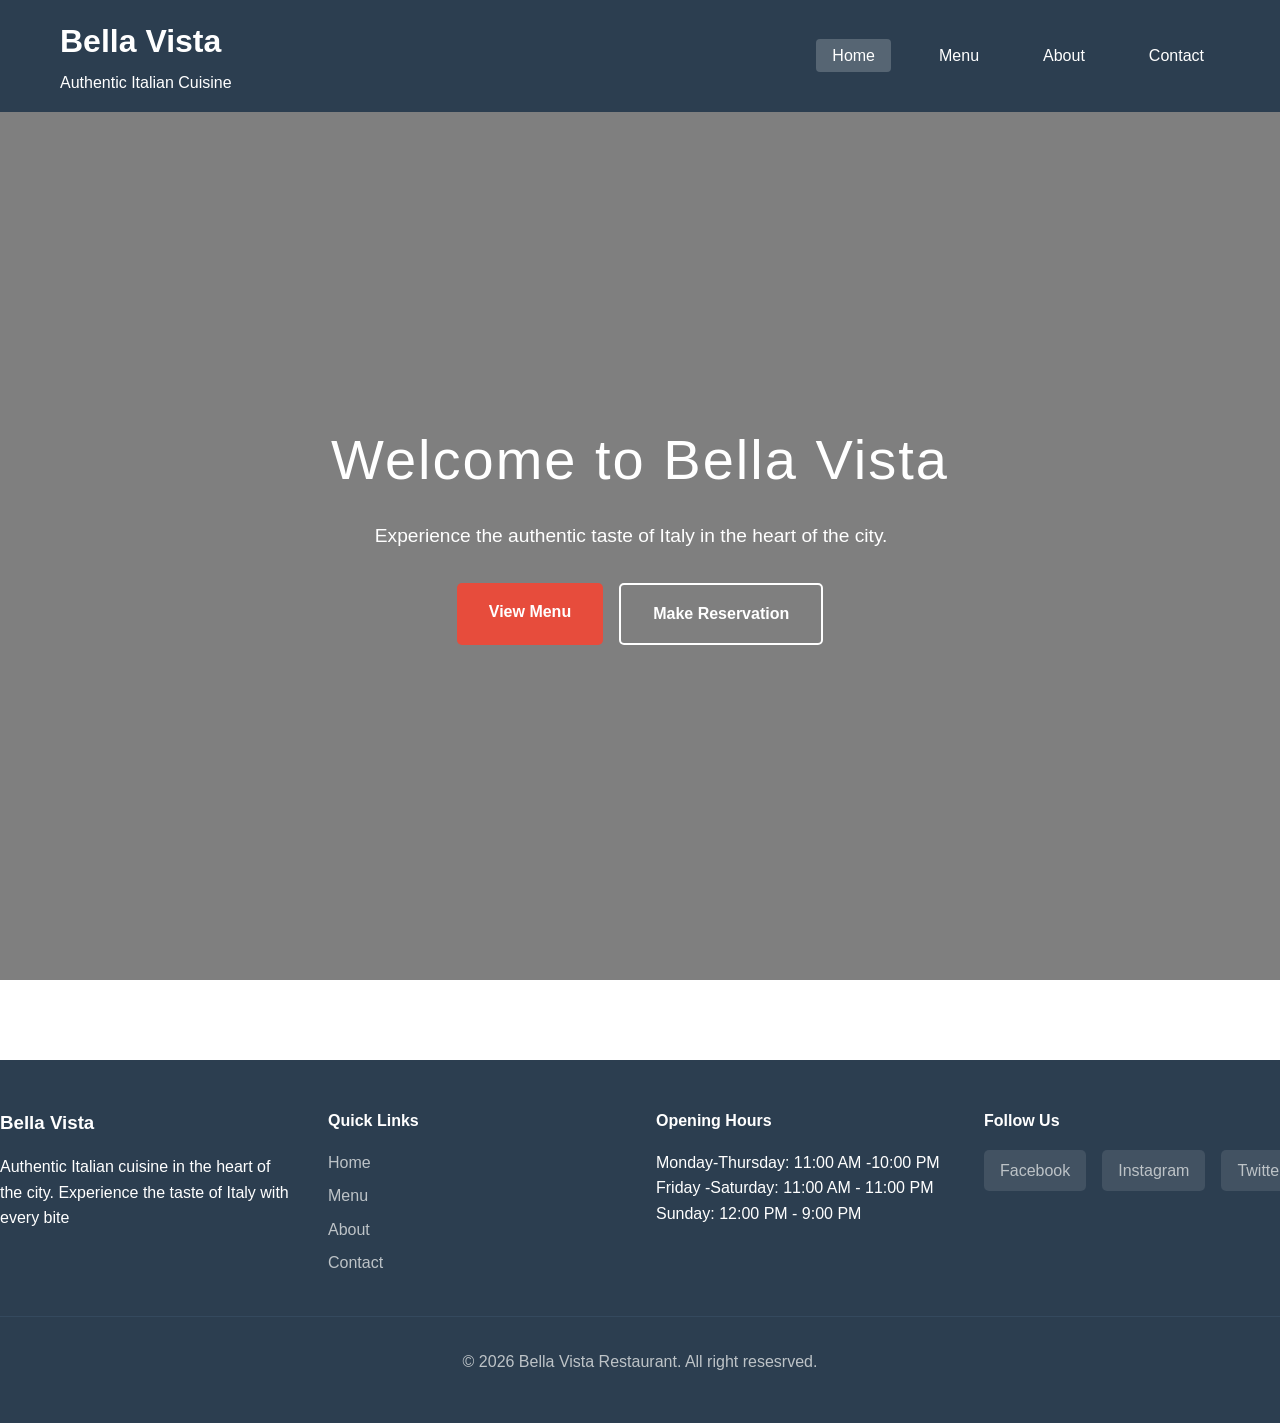
<file: index.html>
<!DOCTYPE html>
<html lang="en">
<head>
    <meta charset="UTF-8">
    <meta name="viewport" content="width=device-width, initial-scale=1.0">
    <meta name="descripition" content="Bella Vista  - Authentic Italian Restaurant serving fresh Pasta,wood-fired pizzas, and traditional Italian cuisine in the heart of the city.">
    <title>Bella Vista Restaurant - Authentic Italian Cuisine</title>
    <link rel="stylesheet" href="styles.css">
</head>
<body>

    <header class="header">
        <div class="container">
            <nav class="navbar">
                <div class="logo">
                    <h1>Bella Vista</h1>
                    <span class="tagline">Authentic Italian Cuisine</span>
                </div>
                <div class="mobile-menu-toggle">
                    <span class="bar"></span>
                    <span class="bar"></span>
                    <span class="bar"></span>
                </div>
                <ul class="nav-links">
                    <li><a href="index.html">Home</a></li>
                    <li><a href="menu.html">Menu</a></li>
                    <li><a href="about.html">About</a></li>
                    <li><a href="contact.html">Contact</a></li>
                </ul>

            </nav>

        </div>
    </header>

    <main>
        <section id="home" class="hero">
        <div class="hero-content">
            <h2>    Welcome to Bella Vista</h2>
            <p>Experience the authentic taste of Italy in the heart of the city.</p>
            <div class="hero-buttons" >
                <a href="menu.html" class="btn btn-primary"> View Menu</a>
                <a href="contact.html" class="btn btn-secondary"> Make Reservation</a>
            
            </div>


        </div>
        </section>
</main>


    <footer class="footer">
        <div class="conatiner">
            <div class="footer-content">
                <div class="footer-section">
                    <h3>Bella Vista</h3>
                    <p>Authentic Italian cuisine in the heart of the city.
                        Experience the taste of Italy with every bite</p>
                </div>

                <div class="footer-section">
                    <h4>Quick Links</h4>
                    <ul>
                        <li><a href="index.html">Home</a></li>
                        <li><a href="menu.html">Menu</a></li>
                        <li><a href="about.html">About</a></li>
                        <li><a href="contact.html">Contact</a></li>
                    </ul>
                </div>

                <div class="footer-section">
                    <h4>Opening Hours</h4>
                    <p>Monday-Thursday: 11:00 AM -10:00 PM</p>
                    <p>Friday -Saturday: 11:00 AM - 11:00 PM</p>
                    <p>Sunday: 12:00 PM - 9:00 PM</p>
                </div>

                <div class="footer-section">
                    <h4>Follow Us </h4>
                    <div class="social-links">
                        <a href="#" class="social-link">Facebook</a>
                        <a href="#" class="social-link">Instagram</a>
                        <a href="#" class="social-link">Twitter</a>
                    </div>
                </div>

              


            </div>


              <div class="footer-bottom">
                    <p>&copy; 2026 Bella Vista Restaurant. All right resesrved.</p>
                </div>

        </div>
    </footer>    
    <script src="script.js"></script>
</body>
</html>
</file>
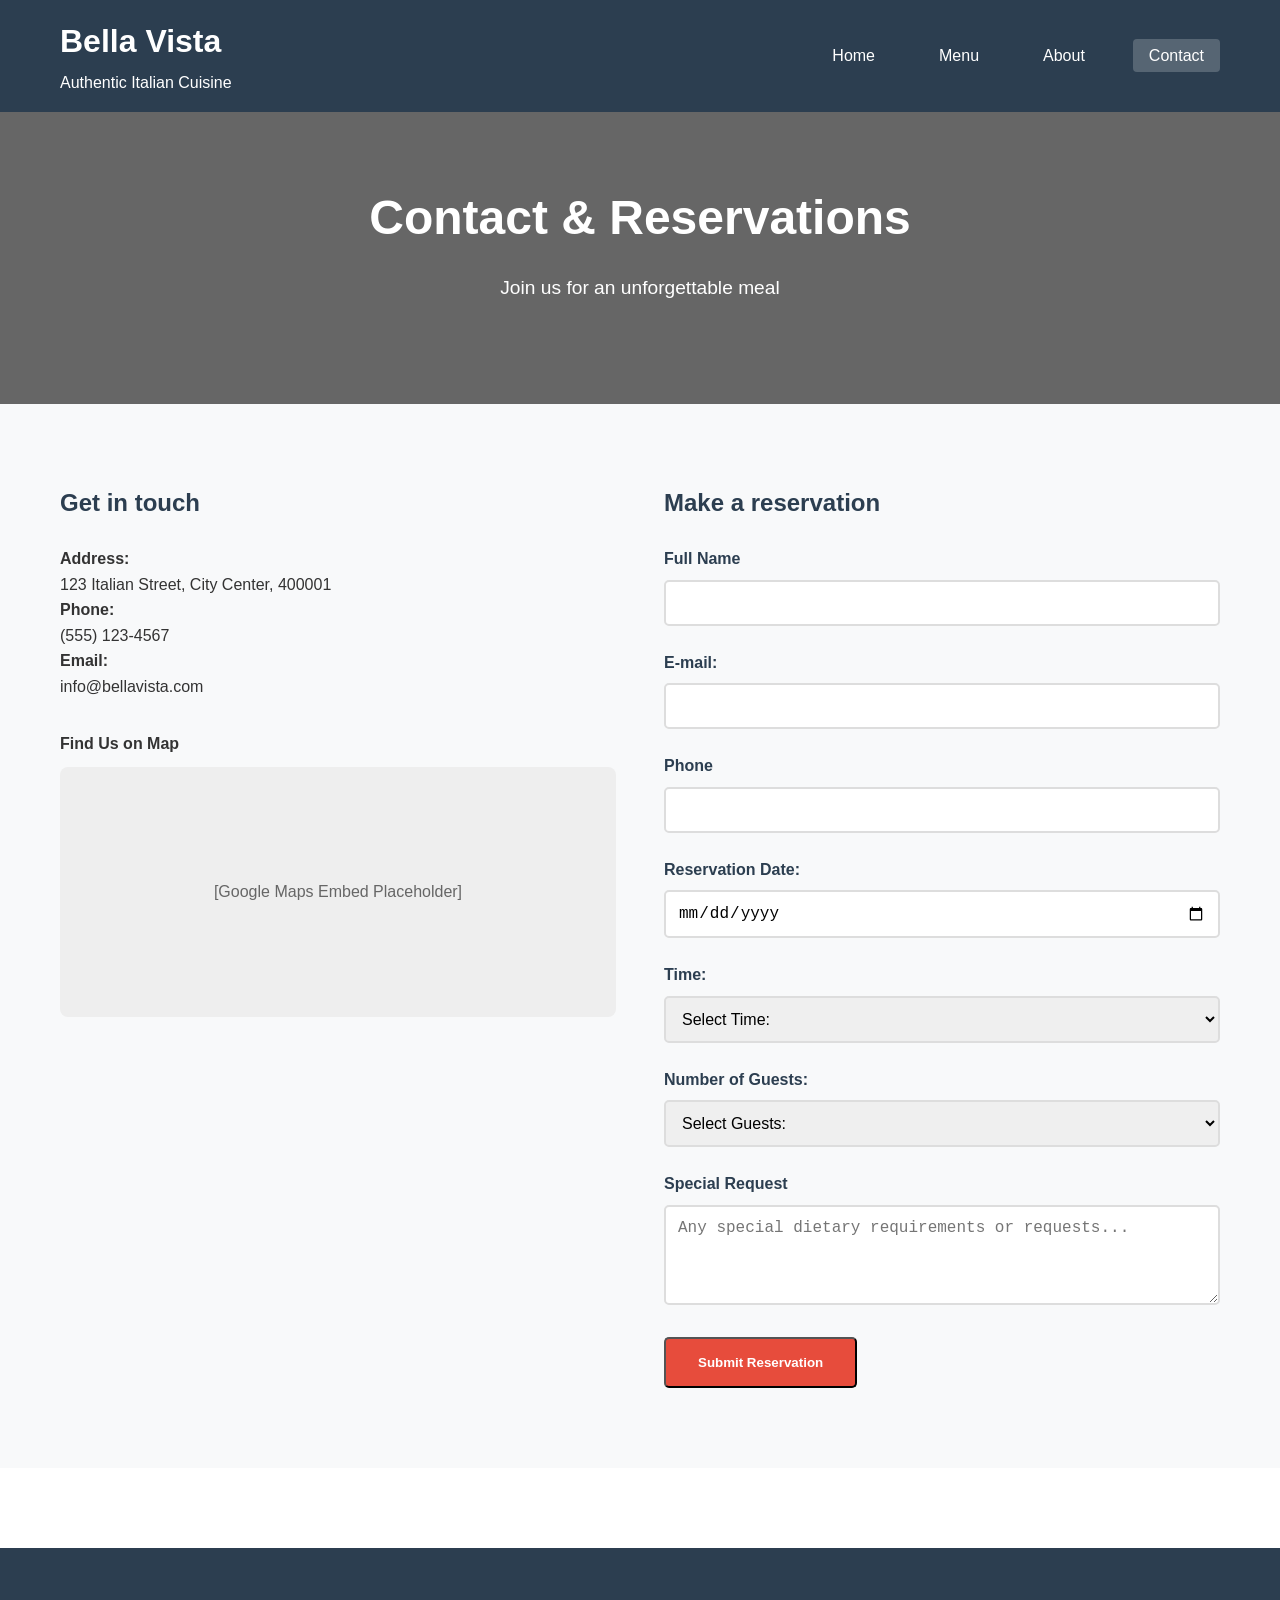
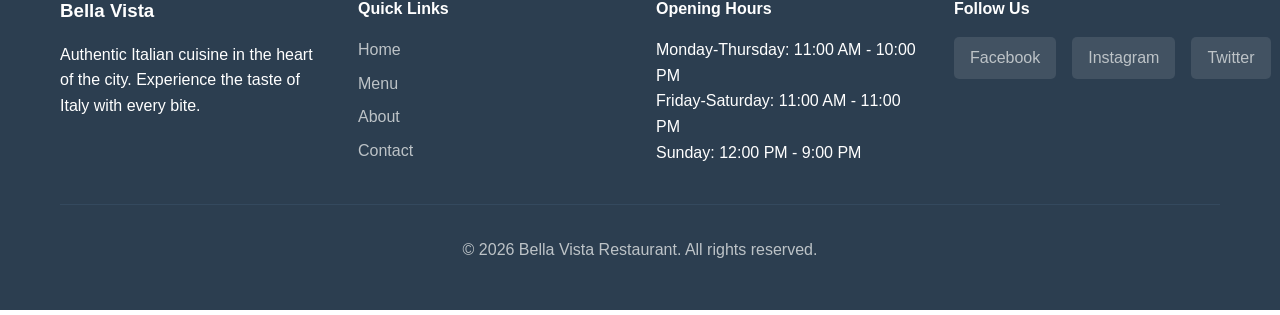
<file: contact.html>
<!DOCTYPE html>
<html lang="en">
<head>
    <meta charset="UTF-8">
    <meta name="viewport" content="width=device-width, initial-scale=1.0">
    <meta name="description" content="Contact Bella Vista - Make a reservation or get in touch with our authentic Italian restaurant.">
    <title>Contact Us - Bella Vista Restaurant</title>
    <link rel="stylesheet" href="styles.css">
</head>
<body>

    <header class="header">
        <div class="container">
            <nav class="navbar">
                <div class="logo">
                    <h1>Bella Vista</h1>
                    <span class="tagline">Authentic Italian Cuisine</span>
                </div>
                <div class="mobile-menu-toggle">
                    <span class="bar"></span>
                    <span class="bar"></span>
                    <span class="bar"></span>
                </div>
                <ul class="nav-links">
                    <li><a href="index.html">Home</a></li>
                    <li><a href="menu.html">Menu</a></li>
                    <li><a href="about.html">About</a></li>
                    <li><a href="contact.html">Contact</a></li>
                </ul>
            </nav>
        </div>
    </header>

    <main>
        <div class="page-header" style="background: linear-gradient(rgba(0,0,0,0.6), rgba(0,0,0,0.6)), url('https://images.unsplash.com/photo-1504674900247-0877df9cc836?ixlib=rb-1.2.1&auto=format&fit=crop&w=1350&q=80'); padding: 100px 0; text-align: center; color: white; margin-top: 80px;">
            <h2 style="font-size: 3rem;">Contact & Reservations</h2>
            <p style="font-size: 1.2rem; margin-top: 1rem;">Join us for an unforgettable meal</p>
        </div>

        <section id="contact" class="contact">
            <div class="container">
                <div class="contact-content">
                    <div class="contact-info">
                        <h3>Get in touch</h3>
                        <div class="conatact-item">
                            <strong>Address:</strong>
                            <p>123 Italian Street, City Center, 400001</p>
                        </div>

                        <div class="conatact-item">
                            <strong>Phone:</strong>
                            <p>(555) 123-4567</p>
                        </div>

                        <div class="conatact-item">
                            <strong>Email:</strong>
                            <p>info@bellavista.com</p>
                        </div>

                        <div class="conatact-item" style="margin-top: 2rem;">
                            <strong>Find Us on Map</strong>
                            <div style="width: 100%; height: 250px; background-color: #eee; border-radius: 8px; margin-top: 10px; display: flex; align-items: center; justify-content: center; color: #666;">
                                <p>[Google Maps Embed Placeholder]</p>
                            </div>
                        </div>
                    </div>

                    <div class="contact-form">
                        <h3>Make a reservation</h3>
                        <form>
                            <div class="form-group">
                                <label for="name">Full Name</label>
                                <input type="text" id="name" name="name" required>
                            </div>
                            <div class="form-group">
                                <label for="email">E-mail:</label>
                                <input type="email" id="email" name="email" required>
                            </div>
                            <div class="form-group">
                                <label for="phone">Phone</label>
                                <input type="tel" id="phone" name="phone">
                            </div>

                            <div class="form-group">
                                <label for="date">Reservation Date:</label>
                                <input type="date" id="date" name="date" required>
                            </div>

                            <div class="form-group">
                                <label for="time">Time:</label>
                                <select name="time" id="time" required>
                                    <option value="">Select Time:</option>
                                    <option value="18:00">6:00 PM</option>
                                    <option value="19:00">7:00 PM</option>
                                    <option value="20:00">8:00 PM</option>
                                    <option value="21:00">9:00 PM</option>
                                </select>
                            </div>

                            <div class="form-group">
                                <label for="guests">Number of Guests:</label>
                                <select name="guests" id="guests" required>
                                    <option value="">Select Guests:</option>
                                    <option value="1">1 Guest</option>
                                    <option value="2">2 Guests</option>
                                    <option value="3">3 Guests</option>
                                    <option value="4">4 Guests</option>
                                    <option value="5">5+ Guests</option>
                                </select>
                            </div>

                            <div class="form-group">
                                <label for="message">Special Request</label>
                                <textarea name="message" id="message" rows="4" placeholder="Any special dietary requirements or requests..."></textarea>
                            </div>

                            <button type="submit" class="btn btn-primary">Submit Reservation</button>
                        </form>
                    </div>
                </div>
            </div>
        </section>
    </main>

    <footer class="footer">
        <div class="container">
            <div class="footer-content">
                <div class="footer-section">
                    <h3>Bella Vista</h3>
                    <p>Authentic Italian cuisine in the heart of the city. Experience the taste of Italy with every bite.</p>
                </div>
                <div class="footer-section">
                    <h4>Quick Links</h4>
                    <ul>
                        <li><a href="index.html">Home</a></li>
                        <li><a href="menu.html">Menu</a></li>
                        <li><a href="about.html">About</a></li>
                        <li><a href="contact.html">Contact</a></li>
                    </ul>
                </div>
                <div class="footer-section">
                    <h4>Opening Hours</h4>
                    <p>Monday-Thursday: 11:00 AM - 10:00 PM</p>
                    <p>Friday-Saturday: 11:00 AM - 11:00 PM</p>
                    <p>Sunday: 12:00 PM - 9:00 PM</p>
                </div>
                <div class="footer-section">
                    <h4>Follow Us</h4>
                    <div class="social-links">
                        <a href="#" class="social-link">Facebook</a>
                        <a href="#" class="social-link">Instagram</a>
                        <a href="#" class="social-link">Twitter</a>
                    </div>
                </div>
            </div>
            <div class="footer-bottom">
                <p>&copy; 2026 Bella Vista Restaurant. All rights reserved.</p>
            </div>
        </div>
    </footer>

    <script src="script.js"></script>
</body>
</html>
</file>
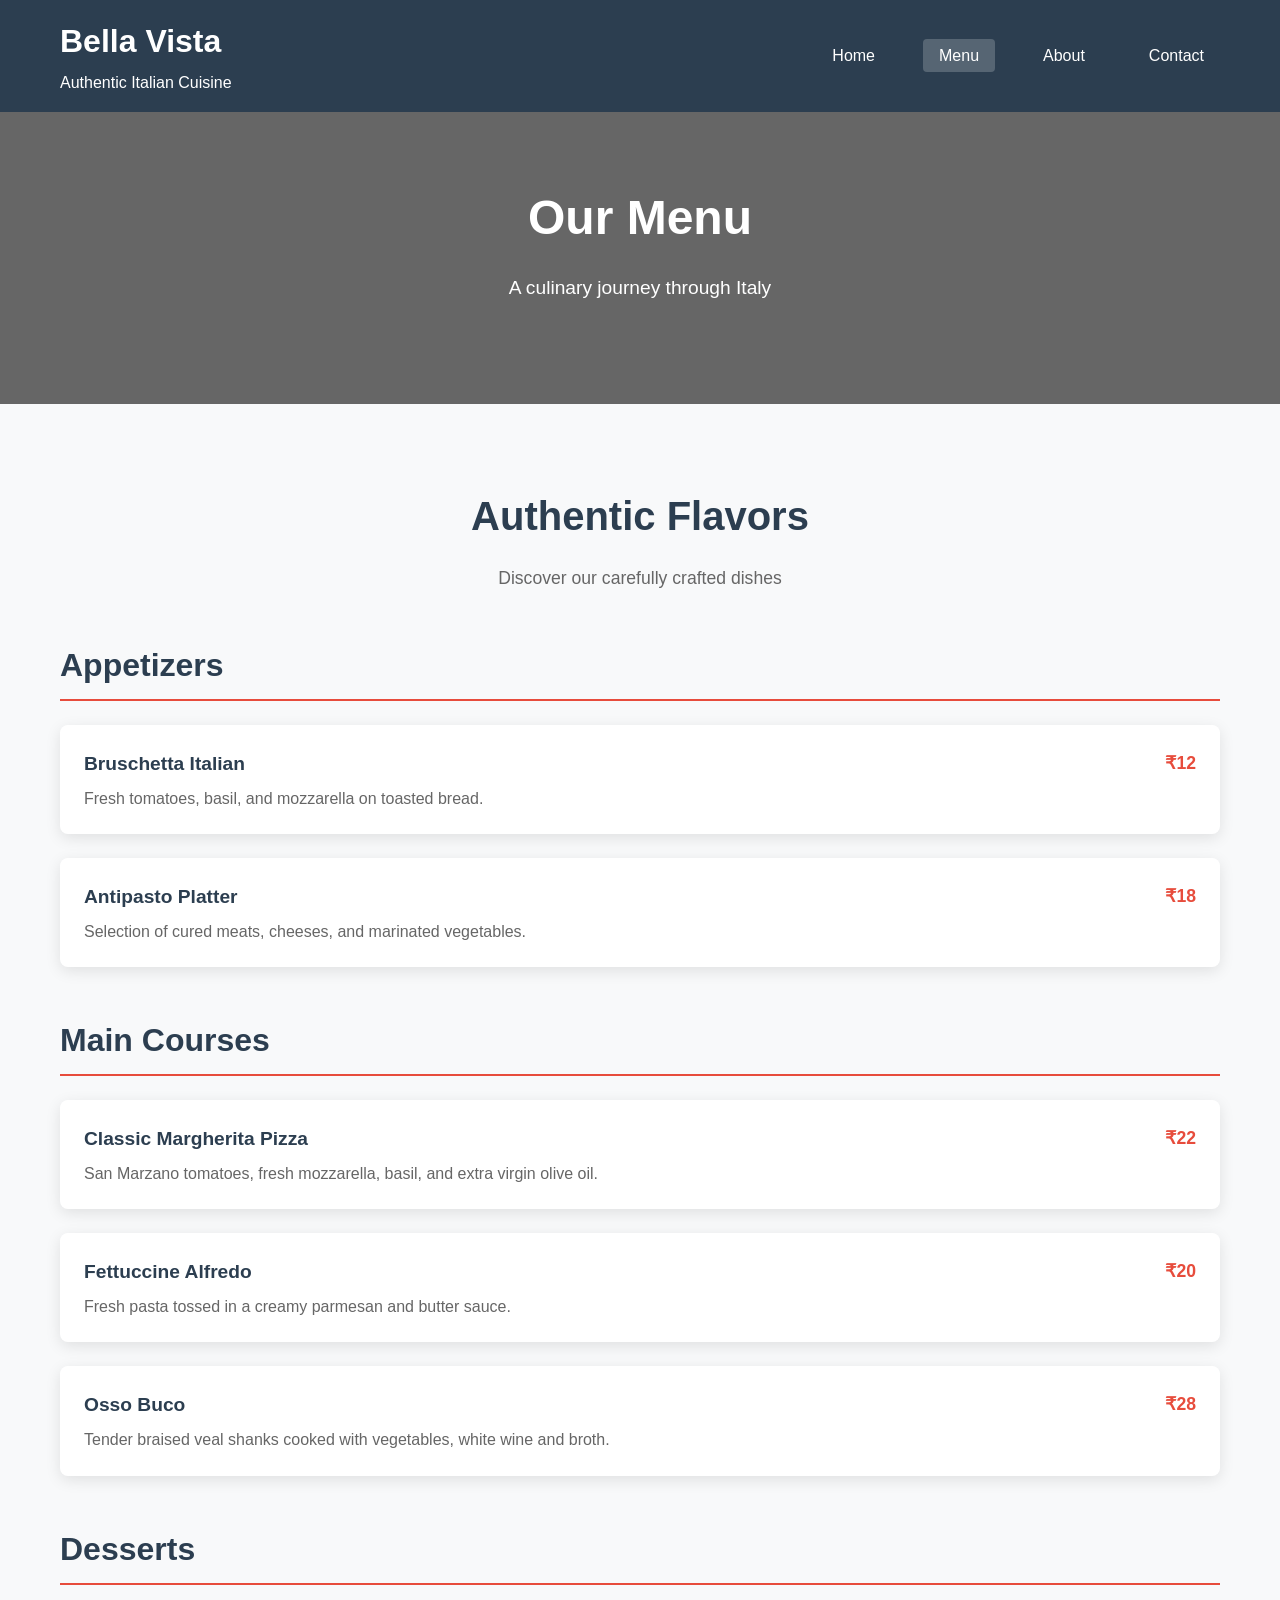
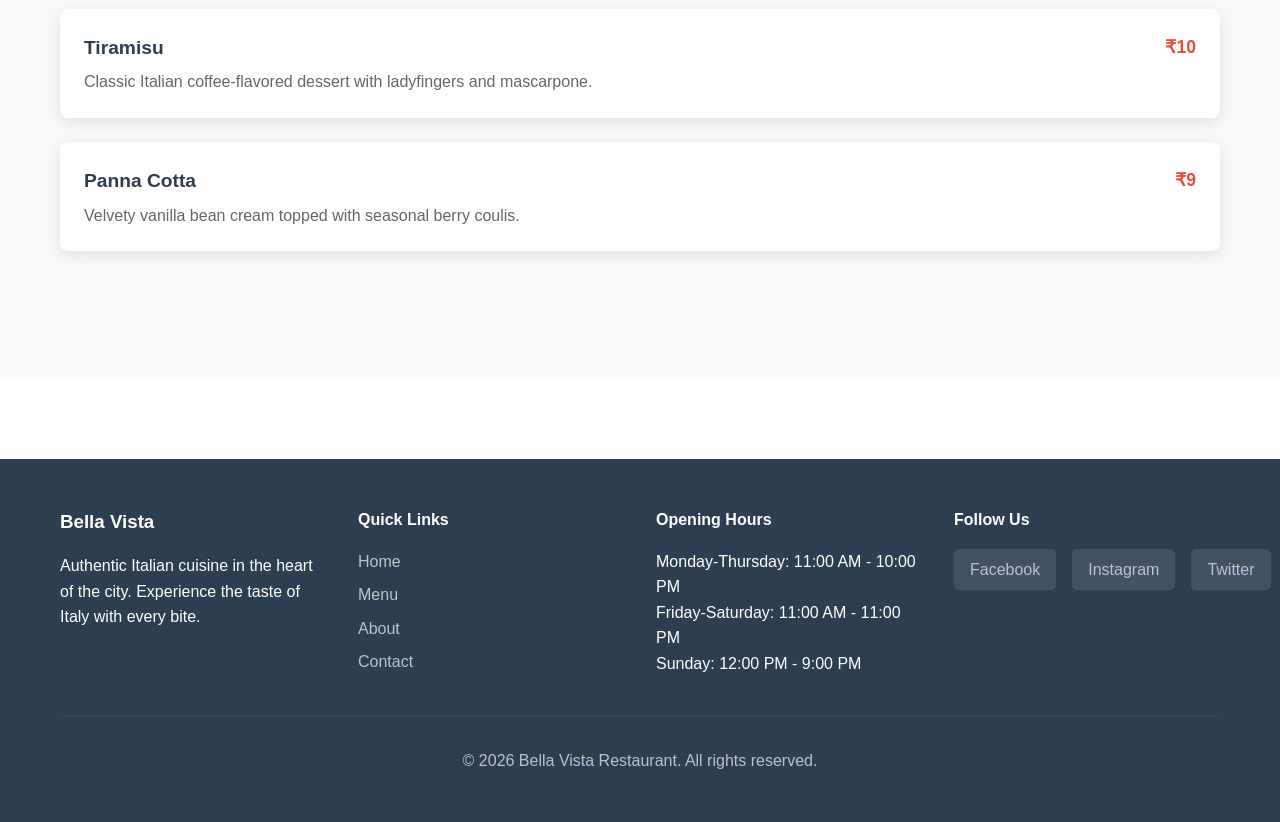
<file: menu.html>
<!DOCTYPE html>
<html lang="en">
<head>
    <meta charset="UTF-8">
    <meta name="viewport" content="width=device-width, initial-scale=1.0">
    <meta name="description" content="Bella Vista Menu - Discover our authentic Italian dishes, fresh pasta, and wood-fired pizzas.">
    <title>Menu - Bella Vista Restaurant</title>
    <link rel="stylesheet" href="styles.css">
</head>
<body>

    <header class="header">
        <div class="container">
            <nav class="navbar">
                <div class="logo">
                    <h1>Bella Vista</h1>
                    <span class="tagline">Authentic Italian Cuisine</span>
                </div>
                <div class="mobile-menu-toggle">
                    <span class="bar"></span>
                    <span class="bar"></span>
                    <span class="bar"></span>
                </div>
                <ul class="nav-links">
                    <li><a href="index.html">Home</a></li>
                    <li><a href="menu.html">Menu</a></li>
                    <li><a href="about.html">About</a></li>
                    <li><a href="contact.html">Contact</a></li>
                </ul>
            </nav>
        </div>
    </header>

    <main>
        <div class="page-header" style="background: linear-gradient(rgba(0,0,0,0.6), rgba(0,0,0,0.6)), url('https://images.unsplash.com/photo-1414235077428-338989a2e8c0?ixlib=rb-1.2.1&auto=format&fit=crop&w=1350&q=80'); padding: 100px 0; text-align: center; color: white; margin-top: 80px;">
            <h2 style="font-size: 3rem;">Our Menu</h2>
            <p style="font-size: 1.2rem; margin-top: 1rem;">A culinary journey through Italy</p>
        </div>

        <section id="menu" class="menu">
            <div class="container">
                <h2 class="section-title">Authentic Flavors</h2>
                <p class="section-subtitle">Discover our carefully crafted dishes</p>
            </div>

            <div class="menu-categories container">
                <div class="menu-category">
                    <h3>Appetizers</h3>
                    <div class="menu-items">
                         <div class="menu-item">
                            <div class="menu-item-info">
                                <h4>Bruschetta Italian</h4>
                                <p>Fresh tomatoes, basil, and mozzarella on toasted bread.</p>
                            </div>
                            <span class="price">₹12</span>
                        </div>
                        <div class="menu-item">
                            <div class="menu-item-info">
                                <h4>Antipasto Platter</h4>
                                <p>Selection of cured meats, cheeses, and marinated vegetables.</p>
                            </div>
                            <span class="price">₹18</span>
                        </div>
                    </div>
                </div>

                <div class="menu-category">
                    <h3>Main Courses</h3>
                    <div class="menu-items">
                        <div class="menu-item">
                            <div class="menu-item-info">
                                <h4>Classic Margherita Pizza</h4>
                                <p>San Marzano tomatoes, fresh mozzarella, basil, and extra virgin olive oil.</p>
                            </div>
                            <span class="price">₹22</span>
                        </div>
                        <div class="menu-item">
                            <div class="menu-item-info">
                                <h4>Fettuccine Alfredo</h4>
                                <p>Fresh pasta tossed in a creamy parmesan and butter sauce.</p>
                            </div>
                            <span class="price">₹20</span>
                        </div>
                        <div class="menu-item">
                            <div class="menu-item-info">
                                <h4>Osso Buco</h4>
                                <p>Tender braised veal shanks cooked with vegetables, white wine and broth.</p>
                            </div>
                            <span class="price">₹28</span>
                        </div>
                    </div>
                </div>

                <div class="menu-category">
                    <h3>Desserts</h3>
                    <div class="menu-items">
                        <div class="menu-item">
                            <div class="menu-item-info">
                                <h4>Tiramisu</h4>
                                <p>Classic Italian coffee-flavored dessert with ladyfingers and mascarpone.</p>
                            </div>
                            <span class="price">₹10</span>
                        </div>
                        <div class="menu-item">
                            <div class="menu-item-info">
                                <h4>Panna Cotta</h4>
                                <p>Velvety vanilla bean cream topped with seasonal berry coulis.</p>
                            </div>
                            <span class="price">₹9</span>
                        </div>
                    </div>
                </div>
            </div>
        </section>
    </main>

    <footer class="footer">
        <div class="container">
            <div class="footer-content">
                <div class="footer-section">
                    <h3>Bella Vista</h3>
                    <p>Authentic Italian cuisine in the heart of the city. Experience the taste of Italy with every bite.</p>
                </div>
                <div class="footer-section">
                    <h4>Quick Links</h4>
                    <ul>
                        <li><a href="index.html">Home</a></li>
                        <li><a href="menu.html">Menu</a></li>
                        <li><a href="about.html">About</a></li>
                        <li><a href="contact.html">Contact</a></li>
                    </ul>
                </div>
                <div class="footer-section">
                    <h4>Opening Hours</h4>
                    <p>Monday-Thursday: 11:00 AM - 10:00 PM</p>
                    <p>Friday-Saturday: 11:00 AM - 11:00 PM</p>
                    <p>Sunday: 12:00 PM - 9:00 PM</p>
                </div>
                <div class="footer-section">
                    <h4>Follow Us</h4>
                    <div class="social-links">
                        <a href="#" class="social-link">Facebook</a>
                        <a href="#" class="social-link">Instagram</a>
                        <a href="#" class="social-link">Twitter</a>
                    </div>
                </div>
            </div>
            <div class="footer-bottom">
                <p>&copy; 2026 Bella Vista Restaurant. All rights reserved.</p>
            </div>
        </div>
    </footer>

    <script src="script.js"></script>
</body>
</html>
</file>
<file: styles.css>
*{
    margin: 0;
    padding: 0;
    box-sizing: border-box;

}

body{
    font-family: Arial,  sans-serif;
    line-height: 1.6;
    color: #333;
}


.container{
    max-width: 1200px;
    margin: 0 auto;
    padding: 0 20px;

}

.header{
    background-color: #2c3e50;
    color: white;
    padding:1rem 0 ;
    position: fixed; /* header at its fixed position while scrolling down to the website*/
    top: 0;
    left: 0;
    width: 100%;
    z-index: 1000; /*higher z-index means it stays above all the other elements */

}

.navbar{
    display: flex;  /*nav bar as a flex container */
    justify-content: space-between; /*it pushes the items to the opposite end*/
    align-items: center; /*vertically centers the items*/

}

.logo h1 {
    font-size: 2rem;
    font-weight: bold;
    margin-bottom:0.2rem ;
}

.logo tagline{
    font-size: 0.9rem;
    opacity: 0.8;
}

.nav-links {
    display: flex;
    list-style: none;
    gap: 2rem;
}

.nav-links a {
    color: white;
    text-decoration: none;
    padding: 0.5rem 1rem;
    border-radius: 4px;
    transition: background-color 0.3s ease ;

}

.nav-links a:hover,
.nav-links a.active {
    background-color: rgba(255,255,255,0.2);
    color: white;
}

.mobile-menu-toggle {
    display: none;
    cursor: pointer;
    flex-direction: column;
    gap: 5px;
}

.mobile-menu-toggle .bar {
    width: 25px;
    height: 3px;
    background-color: white;
    transition: all 0.3s ease;
}

.mobile-menu-toggle.active .bar:nth-child(1) {
    transform: translateY(8px) rotate(45deg);
}

.mobile-menu-toggle.active .bar:nth-child(2) {
    opacity: 0;
}

.mobile-menu-toggle.active .bar:nth-child(3) {
    transform: translateY(-8px) rotate(-45deg);
}

/* hero section */

.hero{
    height: 100vh;
    background: linear-gradient(rgba(0,0,0,0.5), rgba(0,0,0,0.5)),url("https://images.unsplash.com/photo-1517248135467-4c7edcad34c4?ixlib=rb-1.2.1&ixid=eyJhcHBfaWQiOjEyMDd9&w=1000&q=80");
    background-position: center;
    background-size: cover;
    background-repeat: no-repeat;
    margin-top: 80px;
    display: flex;
    align-items: center;
    justify-content: center;
    text-align: center;
    color: white;
}

 
.hero-content h2{
    font-size: 3.5rem;
    margin-bottom: 1rem;
    font-weight: 300;
    letter-spacing: 2px;
}

.hero-content p{
    font-size:1.2rem;
    margin-bottom: 2rem;
    max-width: 600px;
}

.hero-buttons{
    display: flex;
    gap: 1rem;
    justify-content: center;

}

.btn{
    padding: 1rem 2rem;
    text-decoration: none;
    border-radius: 5px;
    font-weight:bold ;
    transition: all 0.3s ease;
    display: inline-block;
}

.btn-primary{
    background-color: #e74c3c;
    color: white;
}

.btn-primary:hover{
    background-color: #c0392b;
    transform: translateY(-2px);

}

.btn-secondary{
    background-color:transparent;
    color: white;
    border: 2px solid white;
}


.btn-secondary:hover {
    background-color: white;
    color: #2c3e50;
}

.menu{
    padding: 5rem 0;
    background-color: #f8f9fa;
}

.section-title{
    text-align: center;
    font-size: 2.5rem;
    margin-bottom: 1rem;
    color: #2c3e50;

}

.section-subtitle {
    text-align: center;
    font-size: 1.1rem;
    color: #666;
    margin-bottom: 3rem;

}

.menu-category{
    margin-bottom: 3rem;
}

.menu-category h3{
    font-size: 2rem;
    margin-bottom:1.5rem ;
    color: #2c3e50;
    border-bottom: 2px solid #e74c3c;
    padding-bottom: 0.5rem;

}


.menu-items {
    display: grid;
    gap: 1.5rem;

}

.menu-item{
    display: flex;
    justify-content: space-between;
    align-items: flex-start;
    padding: 1.5rem;
    background-color: white;
    border-radius: 8px;
    box-shadow: 0 2px 10px rgba(0,0,0,0.5);
    transition: transform 0.3s ease;
}


.menu-item:hover{
        transform:translateY(-3px);

}

.menu-item-info h4{
    font-size: 1.2rem;
    margin-bottom: 0.5rem;
    color: #2c3e50;

}

.menu-item-info p{
    color: #666;
    line-height: 1.4;
}

.price{
    font-size: 1.1rem;
    font-weight: bold;
    color:#e74c3c;
    margin-left: 1rem;
}

.about{
    padding: 5rem 0;
    background-color: white;
}

.about-content{
    display: grid;
    grid-template-columns:1fr 1fr ;
    gap: 3rem;
    align-items: center;

}

.about-text h3{
    font-size: 2rem;
    margin-bottom: 1rem;
    color:#2c3e50;

}

.about-text p{
    margin-bottom: 1rem;
    font-size: 1.1rem;
    line-height: 1.6;
    color: #555;

}

.about-image img{
    width: 100%;
    height: 400px;
    object-fit: cover;
    border-radius: 10px;
    box-shadow: 0 4px 15px rgba(0,0,0,0.1);
}

.contact{
    padding: 5rem 0;
    background-color: #f8f9fa;
}

.contact-content{
    display: grid;
    grid-template-columns: 1fr 1fr;
    gap: 3rem;

}

.contact-info h3 , .contact-form h3 {
    font-size: 1.5rem;
    margin-bottom: 1.5rem;
    color: #2c3e50;
}

.conatct-item{
    margin-bottom: 1rem;
}

.conatct-item strong{
    display: block;
    margin-bottom: 0.5rem;
    color: #2c3e50;
}

.form-group{
    margin-bottom: 1.5rem;
}

.form-group label{
    display:block;
    margin-bottom: 0.5rem;
    font-weight: bold;
    color: #2c3e50;

}


.form-group input ,
.form-group select ,
.form-group textarea{
    width: 100%;
    padding: 0.75rem;
    border: 2px solid #ddd;
    border-radius: 5px;
    font-size: 1rem;
    transition: border-color 0.3s ease;
}

.form-group input:focus ,
.form-group select:focus ,
.form-group textarea:focus {
    outline: none;
    border-color: #e74c3c;
}



:root{
    --primary-color:#e74c3c;
    --secondary-color:#2c3e50;
    --accent-color:#3498db;
    --light-bg:#f8f9fa;
    --dark-text:#333;
    --light-text:#666;
    --border-radius:8px;
    --shadow:0 4px 15px rgba(0,0,0,0.1);
    --tarnsition:all 0.3s ease;


}


.btn-primary{
    background-color: var(--primary-color , #ff0000);
    color: white;
    transition: var(--transition);
}

.section-title{
    color: var(--secondary-color);
}

.menu-item{
    border-radius: var(--border-radius);
    box-shadow: var(--shadow);
}

.footer{
    background-color: #2c3e50;
    color: white;
    padding: 3rem 0 1rem;
    margin-top: 5rem;
}

.footer-content{
    display: grid;
    grid-template-columns: repeat(auto-fit,minmax(250px,1fr));
    gap: 2rem;
    margin-bottom: 2rem;

}

.footer-section h3 , .footer-section h4 {
    margin-bottom: 1rem;
    color: white;

}

.footer-section ul{
    list-style: none;
}

.footer-section ul li{
    margin-bottom:0.5rem ;

}

.footer-section a{
    color: #bdc3c7;
    text-decoration: none;
    transition: var(--transition);
}

.footer-section a:hover{
    color:var(--primary-color);
}


.social-links{
    display: flex;
    gap: 1rem;
}

.social-link{
    padding: 0.5rem 1rem;
    background-color: rgba(255,255,255,0.1);
    border-radius:5px ;
    transition: var(--transition);
}

.socail-link:hover{
    background-color: var(--primary-color);
    color: white;

}


.footer-bottom{
    text-align: center;
    padding: 2rem;
    border-top: 1px solid #34495e;
    color: #bdc3c7;

}

@media(max-width:768px){
    .hero-content h2{
        font-size: 2.5rem;
    }

    .hero-buttons{
        flex-direction: column;
        align-items: center;
    }

    .btn {
        width: 80%;
        text-align: center;
    }

    .about-content , .contact-content {
        grid-template-columns: 1fr;
        gap: 2rem;


    }

    .mobile-menu-toggle {
        display: flex;
    }

    .nav-links {
        display: none;
        flex-direction: column;
        width: 100%;
        text-align: center;
        background-color: #2c3e50;
        position: absolute;
        top: 100%;
        left: 0;
        padding: 1rem 0;
        box-shadow: 0 4px 6px rgba(0,0,0,0.1);
    }

    .nav-links.active {
        display: flex;
    }

    .navbar {
        position: relative;
    }
}

@media (max-width :480px) {

    .hero-content h2 {
    font-size: 2rem;
}

.container {
    padding: 0 15px;
}

.nav-links {
    flex-direction: column;
    gap: 0.5rem;
}

    
}

@keyframes fadeInUp {
    from {
        opacity: 0;
        transform: translateY(30px);
    }

    to {
        opacity: 1;
        transform: translateY(0);
    }
}

@keyframes slideInLeft {
    from {
        opacity: 0;
        transform: translateX(-50px);
    }

    to {
        opacity: 1;
        transform: translateX(0);
    }
}


.hero-content {
    animation: fadeInUp 1s ease-out forwards;
}

.menu-item {
    animation: fadeInUp 0.6s ease-out;
    animation-fill-mode: both;
}

.menu-item:nth-child(1) { animation-delay: 0.1s; }
.menu-item:nth-child(2) { animation-delay: 0.2s; }
.menu-item:nth-child(3) { animation-delay: 0.3s; }


.about-image {
    animation: fadeInUp 0.8s ease-out 0.3s both;
}

.section-title {
    opacity: 0;
    transform: translateY(20px);
    transition: all 0.6s ease;
}

.section-title.animate {
    opacity: 1;
    transform: translateY(0);
}
</file>
